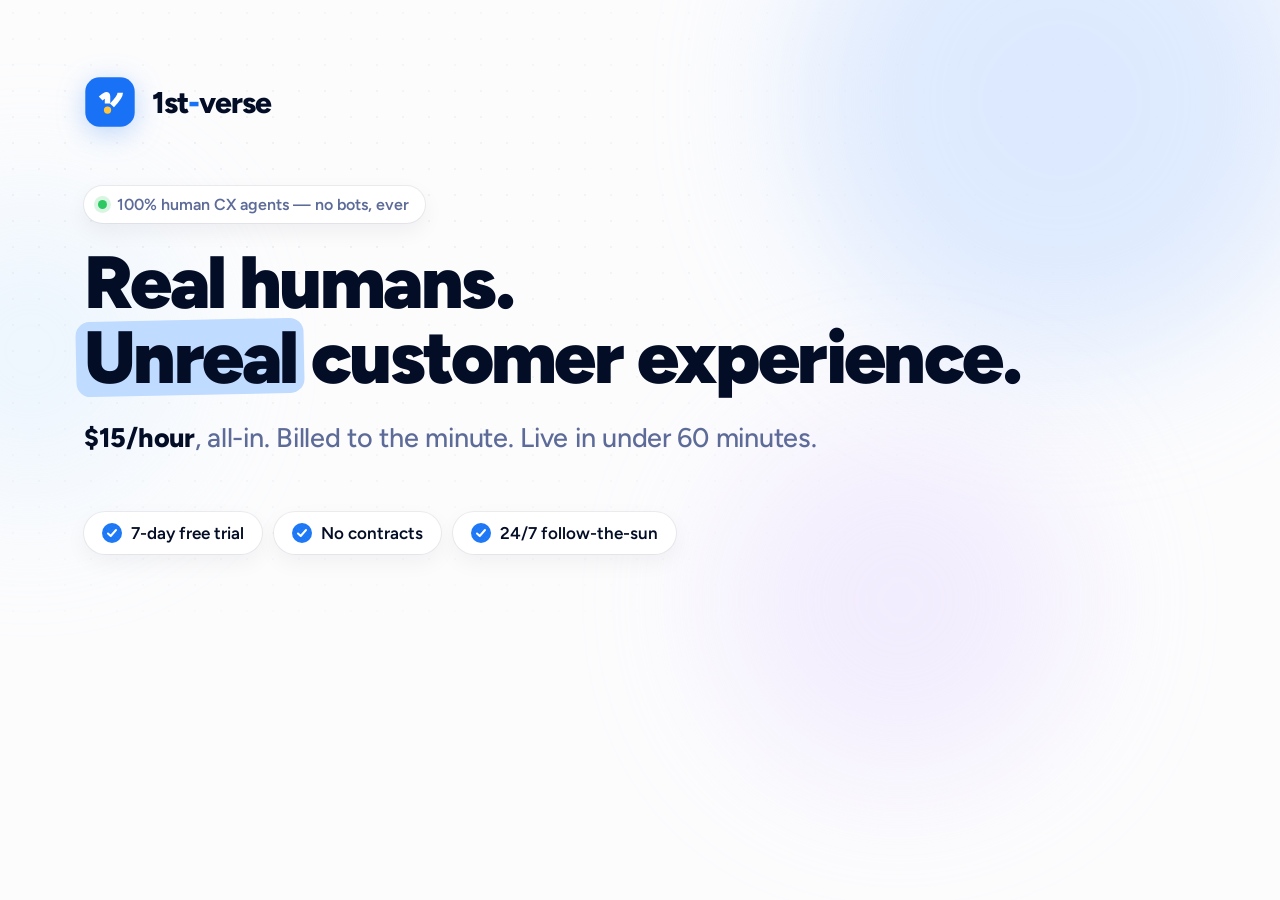
<file: assets/og-image.source.html>
<!doctype html>
<html lang="en">
<head>
<meta charset="utf-8" />
<link rel="preconnect" href="https://fonts.googleapis.com" />
<link rel="preconnect" href="https://fonts.gstatic.com" crossorigin />
<link href="https://fonts.googleapis.com/css2?family=Figtree:wght@400;500;600;700;800;900&display=swap" rel="stylesheet" />
<style>
  :root{
    --blue:#1972F5; --blue-hover:#1258D6; --navy:#030D26; --slate:#5D6B98;
    --paper:#FCFCFD; --show-blue:#EAF2FF; --yellow:#FFC53D;
    --grain:url("data:image/svg+xml,%3Csvg xmlns='http://www.w3.org/2000/svg' width='120' height='120'%3E%3Cfilter id='n'%3E%3CfeTurbulence type='fractalNoise' baseFrequency='0.9' numOctaves='2' stitchTiles='stitch'/%3E%3C/filter%3E%3Crect width='100%25' height='100%25' filter='url(%23n)' opacity='0.5'/%3E%3C/svg%3E");
  }
  *{margin:0;padding:0;box-sizing:border-box;}
  html,body{width:1200px;height:630px;}
  body{
    font-family:"Figtree",-apple-system,"Segoe UI",system-ui,sans-serif;
    background:var(--paper);
    color:var(--navy);
    position:relative;
    overflow:hidden;
    -webkit-font-smoothing:antialiased;
  }
  /* soft dot-grid, masked toward center-left */
  .grid{
    position:absolute; inset:0;
    background-image:radial-gradient(rgba(3,13,38,0.055) 1.4px, transparent 1.4px);
    background-size:26px 26px;
    -webkit-mask-image:radial-gradient(120% 100% at 18% 40%, #000 0%, transparent 72%);
            mask-image:radial-gradient(120% 100% at 18% 40%, #000 0%, transparent 72%);
  }
  /* aurora blobs */
  .blob{position:absolute; border-radius:50%; filter:blur(70px); opacity:0.5;}
  .b1{width:520px;height:520px;background:#BFD8FF;top:-160px;right:-120px;}
  .b2{width:360px;height:360px;background:#E4D8FF;bottom:-150px;right:120px;opacity:0.42;}
  .b3{width:300px;height:300px;background:#D6ECFF;top:200px;left:-120px;opacity:0.4;}

  .wrap{position:relative;height:100%;padding:76px 84px;display:flex;flex-direction:column;}

  .brand{display:flex;align-items:center;gap:16px;}
  .brand svg{width:52px;height:52px;filter:drop-shadow(0 6px 14px rgba(25,114,245,.28));}
  .brand .wm{font-weight:800;font-size:30px;letter-spacing:-0.03em;color:var(--navy);}
  .brand .wm b{color:var(--blue);font-weight:900;}

  .eyebrow{
    margin-top:auto;
    display:inline-flex;align-items:center;gap:10px;
    align-self:flex-start;
    background:#fff;border-radius:999px;
    padding:9px 16px 9px 14px;
    font-size:16px;font-weight:600;color:var(--slate);
    box-shadow:0 0 0 1px rgba(3,13,38,.06), 0 8px 22px rgba(3,13,38,.06);
  }
  .dot{width:9px;height:9px;border-radius:50%;background:#2DC862;box-shadow:0 0 0 4px rgba(45,200,98,.18);}

  h1{
    margin-top:22px;
    font-size:74px;line-height:1.02;font-weight:900;letter-spacing:-0.035em;
    color:var(--navy);max-width:1000px;
  }
  .hl{position:relative;white-space:nowrap;z-index:1;}
  .hl::before{
    content:"";position:absolute;z-index:-1;
    left:-8px;right:-8px;top:8%;bottom:8%;
    background:#BFDBFF;border-radius:14px;
    transform:rotate(-1.2deg);
  }

  .sub{margin-top:26px;font-size:27px;font-weight:500;color:var(--slate);letter-spacing:-0.01em;}
  .sub b{color:var(--navy);font-weight:800;}

  .chips{margin-top:auto;display:flex;gap:12px;flex-wrap:wrap;}
  .chip{
    display:inline-flex;align-items:center;gap:9px;
    background:#fff;border-radius:999px;padding:11px 18px;
    font-size:17px;font-weight:600;color:var(--navy);
    box-shadow:0 0 0 1px rgba(3,13,38,.06), 0 8px 22px rgba(3,13,38,.05);
  }
  .chip .tick{
    width:20px;height:20px;border-radius:50%;background:var(--blue);
    display:inline-flex;align-items:center;justify-content:center;
    background-image:var(--grain);background-blend-mode:soft-light;
  }
  .chip .tick svg{width:12px;height:12px;}
</style>
</head>
<body>
  <div class="grid"></div>
  <div class="blob b1"></div>
  <div class="blob b2"></div>
  <div class="blob b3"></div>

  <div class="wrap">
    <div class="brand">
      <svg viewBox="0 0 40 40" xmlns="http://www.w3.org/2000/svg" aria-label="1st-verse">
        <rect x="1" y="1" width="38" height="38" rx="11" fill="#1972F5"/>
        <path d="M12.8 17.4 Q18.1 12.5 18.1 15.6 L18.1 21.2" fill="none" stroke="#fff" stroke-width="4.2"/>
        <path d="M27.9 12.8 Q27.9 15.8 21.5 22.6" fill="none" stroke="#fff" stroke-width="4.2"/>
        <circle cx="18.1" cy="26.2" r="2.8" fill="#FFC53D"/>
      </svg>
      <span class="wm">1st<b>-</b>verse</span>
    </div>

    <div class="eyebrow"><span class="dot"></span>100% human CX agents — no bots, ever</div>

    <h1>Real humans.<br><span class="hl">Unreal</span> customer experience.</h1>

    <div class="sub"><b>$15/hour</b>, all-in. Billed to the minute. Live in under 60&nbsp;minutes.</div>

    <div class="chips">
      <span class="chip"><span class="tick"><svg viewBox="0 0 12 12"><path d="M2 6.5 4.7 9 10 3" fill="none" stroke="#fff" stroke-width="2" stroke-linecap="round" stroke-linejoin="round"/></svg></span>7-day free trial</span>
      <span class="chip"><span class="tick"><svg viewBox="0 0 12 12"><path d="M2 6.5 4.7 9 10 3" fill="none" stroke="#fff" stroke-width="2" stroke-linecap="round" stroke-linejoin="round"/></svg></span>No contracts</span>
      <span class="chip"><span class="tick"><svg viewBox="0 0 12 12"><path d="M2 6.5 4.7 9 10 3" fill="none" stroke="#fff" stroke-width="2" stroke-linecap="round" stroke-linejoin="round"/></svg></span>24/7 follow-the-sun</span>
    </div>
  </div>
</body>
</html>
</file>
